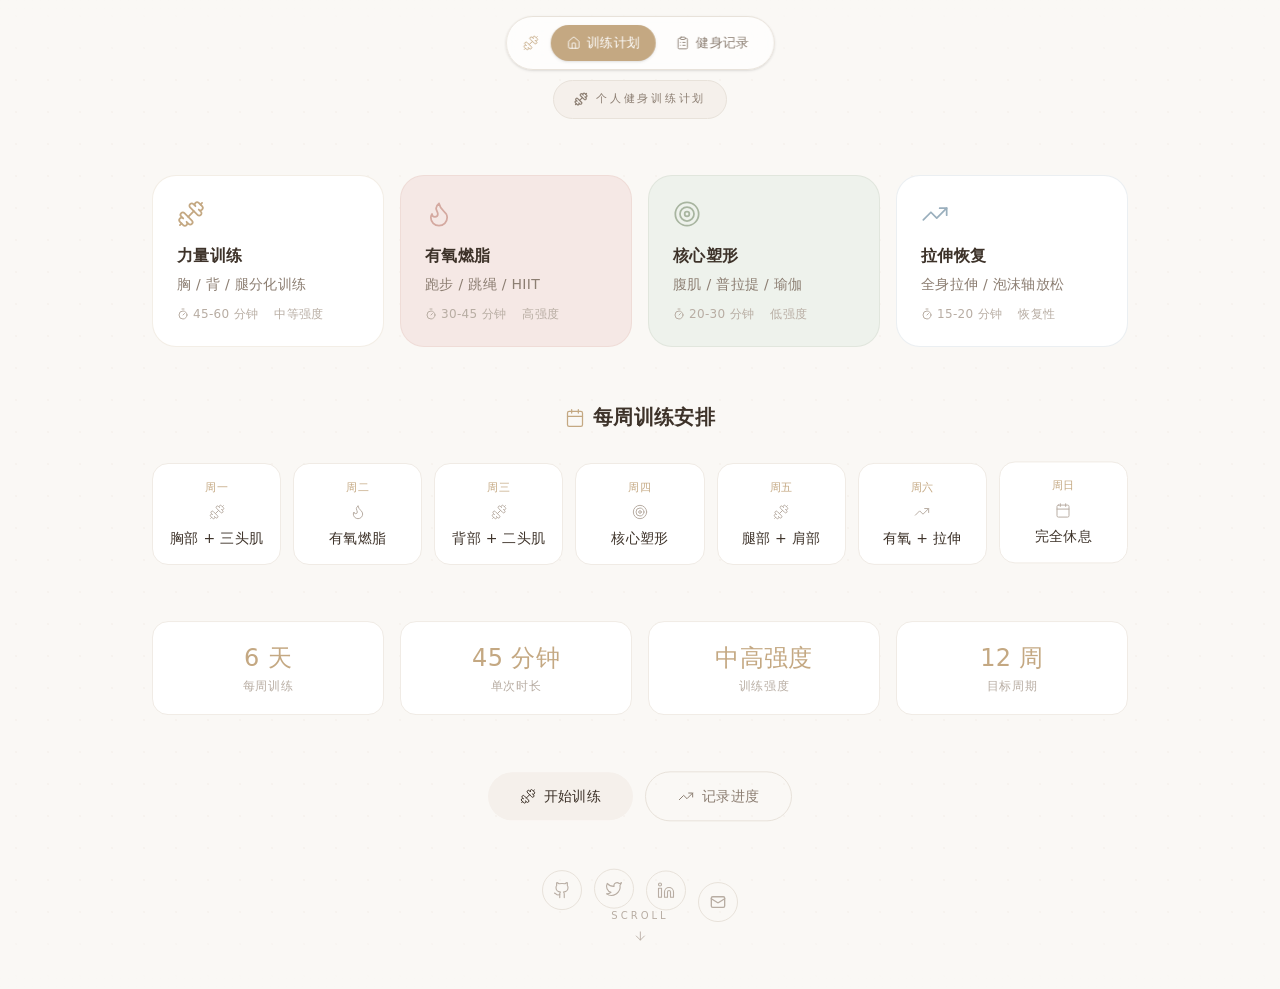
<file: index.html>
<!doctype html>
<html lang="en">
  <head>
    <meta charset="UTF-8" />
    <link rel="icon" type="image/svg+xml" href="./favicon.svg" />
    <meta name="viewport" content="width=device-width, initial-scale=1.0" />
    <title>my-app</title>
    <script type="module" crossorigin src="./assets/index-Z-WXdj9J.js"></script>
    <link rel="stylesheet" crossorigin href="./assets/index-BvlHBh50.css">
  </head>
  <body>
    <div id="root"></div>
  </body>
</html>
</file>
<file: assets/index-BvlHBh50.css>
/*! tailwindcss v4.3.0 | MIT License | https://tailwindcss.com */
@layer properties{@supports (((-webkit-hyphens:none)) and (not (margin-trim:inline))) or ((-moz-orient:inline) and (not (color:rgb(from red r g b)))){*,:before,:after,::backdrop{--tw-translate-x:0;--tw-translate-y:0;--tw-translate-z:0;--tw-rotate-x:initial;--tw-rotate-y:initial;--tw-rotate-z:initial;--tw-skew-x:initial;--tw-skew-y:initial;--tw-space-y-reverse:0;--tw-border-style:solid;--tw-gradient-position:initial;--tw-gradient-from:#0000;--tw-gradient-via:#0000;--tw-gradient-to:#0000;--tw-gradient-stops:initial;--tw-gradient-via-stops:initial;--tw-gradient-from-position:0%;--tw-gradient-via-position:50%;--tw-gradient-to-position:100%;--tw-font-weight:initial;--tw-tracking:initial;--tw-shadow:0 0 #0000;--tw-shadow-color:initial;--tw-shadow-alpha:100%;--tw-inset-shadow:0 0 #0000;--tw-inset-shadow-color:initial;--tw-inset-shadow-alpha:100%;--tw-ring-color:initial;--tw-ring-shadow:0 0 #0000;--tw-inset-ring-color:initial;--tw-inset-ring-shadow:0 0 #0000;--tw-ring-inset:initial;--tw-ring-offset-width:0px;--tw-ring-offset-color:#fff;--tw-ring-offset-shadow:0 0 #0000;--tw-blur:initial;--tw-brightness:initial;--tw-contrast:initial;--tw-grayscale:initial;--tw-hue-rotate:initial;--tw-invert:initial;--tw-opacity:initial;--tw-saturate:initial;--tw-sepia:initial;--tw-drop-shadow:initial;--tw-drop-shadow-color:initial;--tw-drop-shadow-alpha:100%;--tw-drop-shadow-size:initial;--tw-backdrop-blur:initial;--tw-backdrop-brightness:initial;--tw-backdrop-contrast:initial;--tw-backdrop-grayscale:initial;--tw-backdrop-hue-rotate:initial;--tw-backdrop-invert:initial;--tw-backdrop-opacity:initial;--tw-backdrop-saturate:initial;--tw-backdrop-sepia:initial;--tw-duration:initial}}}@layer theme{:root,:host{--font-sans:ui-sans-serif, system-ui, sans-serif, "Apple Color Emoji", "Segoe UI Emoji", "Segoe UI Symbol", "Noto Color Emoji";--font-mono:ui-monospace, SFMono-Regular, Menlo, Monaco, Consolas, "Liberation Mono", "Courier New", monospace;--color-white:#fff;--spacing:.25rem;--container-5xl:64rem;--text-xs:.75rem;--text-xs--line-height:calc(1 / .75);--text-sm:.875rem;--text-sm--line-height:calc(1.25 / .875);--text-base:1rem;--text-base--line-height:calc(1.5 / 1);--text-xl:1.25rem;--text-xl--line-height:calc(1.75 / 1.25);--text-2xl:1.5rem;--text-2xl--line-height:calc(2 / 1.5);--font-weight-light:300;--font-weight-medium:500;--font-weight-semibold:600;--tracking-wider:.05em;--radius-xl:.75rem;--radius-2xl:1rem;--radius-3xl:1.5rem;--blur-lg:16px;--default-transition-duration:.15s;--default-transition-timing-function:cubic-bezier(.4, 0, .2, 1);--default-font-family:var(--font-sans);--default-mono-font-family:var(--font-mono);--color-korean-bg:#faf8f5;--color-korean-card:#fff;--color-korean-warm:#f5f0eb;--color-korean-text:#3d3229;--color-korean-sub:#8c7e72;--color-korean-muted:#b8ada3;--color-korean-accent:#c4a882;--color-korean-accent-light:#f0e6d6;--color-korean-rose:#d4a9a0;--color-korean-rose-light:#f5e8e5;--color-korean-sage:#a8b5a0;--color-korean-sage-light:#eef2ec;--color-korean-blue:#9aafbd;--color-korean-blue-light:#e8eff4;--color-korean-border:#e8e2da;--color-korean-border-light:#f0ebe5}}@layer base{*,:after,:before,::backdrop{box-sizing:border-box;border:0 solid;margin:0;padding:0}::file-selector-button{box-sizing:border-box;border:0 solid;margin:0;padding:0}html,:host{-webkit-text-size-adjust:100%;tab-size:4;line-height:1.5;font-family:var(--default-font-family,ui-sans-serif, system-ui, sans-serif, "Apple Color Emoji", "Segoe UI Emoji", "Segoe UI Symbol", "Noto Color Emoji");font-feature-settings:var(--default-font-feature-settings,normal);font-variation-settings:var(--default-font-variation-settings,normal);-webkit-tap-highlight-color:transparent}hr{height:0;color:inherit;border-top-width:1px}abbr:where([title]){-webkit-text-decoration:underline dotted;text-decoration:underline dotted}h1,h2,h3,h4,h5,h6{font-size:inherit;font-weight:inherit}a{color:inherit;-webkit-text-decoration:inherit;-webkit-text-decoration:inherit;-webkit-text-decoration:inherit;-webkit-text-decoration:inherit;text-decoration:inherit}b,strong{font-weight:bolder}code,kbd,samp,pre{font-family:var(--default-mono-font-family,ui-monospace, SFMono-Regular, Menlo, Monaco, Consolas, "Liberation Mono", "Courier New", monospace);font-feature-settings:var(--default-mono-font-feature-settings,normal);font-variation-settings:var(--default-mono-font-variation-settings,normal);font-size:1em}small{font-size:80%}sub,sup{vertical-align:baseline;font-size:75%;line-height:0;position:relative}sub{bottom:-.25em}sup{top:-.5em}table{text-indent:0;border-color:inherit;border-collapse:collapse}:-moz-focusring{outline:auto}progress{vertical-align:baseline}summary{display:list-item}ol,ul,menu{list-style:none}img,svg,video,canvas,audio,iframe,embed,object{vertical-align:middle;display:block}img,video{max-width:100%;height:auto}button,input,select,optgroup,textarea{font:inherit;font-feature-settings:inherit;font-variation-settings:inherit;letter-spacing:inherit;color:inherit;opacity:1;background-color:#0000;border-radius:0}::file-selector-button{font:inherit;font-feature-settings:inherit;font-variation-settings:inherit;letter-spacing:inherit;color:inherit;opacity:1;background-color:#0000;border-radius:0}:where(select:is([multiple],[size])) optgroup{font-weight:bolder}:where(select:is([multiple],[size])) optgroup option{padding-inline-start:20px}::file-selector-button{margin-inline-end:4px}::placeholder{opacity:1}@supports (not ((-webkit-appearance:-apple-pay-button))) or (contain-intrinsic-size:1px){::placeholder{color:currentColor}@supports (color:color-mix(in lab, red, red)){::placeholder{color:color-mix(in oklab, currentcolor 50%, transparent)}}}textarea{resize:vertical}::-webkit-search-decoration{-webkit-appearance:none}::-webkit-date-and-time-value{min-height:1lh;text-align:inherit}::-webkit-datetime-edit{display:inline-flex}::-webkit-datetime-edit-fields-wrapper{padding:0}::-webkit-datetime-edit{padding-block:0}::-webkit-datetime-edit-year-field{padding-block:0}::-webkit-datetime-edit-month-field{padding-block:0}::-webkit-datetime-edit-day-field{padding-block:0}::-webkit-datetime-edit-hour-field{padding-block:0}::-webkit-datetime-edit-minute-field{padding-block:0}::-webkit-datetime-edit-second-field{padding-block:0}::-webkit-datetime-edit-millisecond-field{padding-block:0}::-webkit-datetime-edit-meridiem-field{padding-block:0}::-webkit-calendar-picker-indicator{line-height:1}:-moz-ui-invalid{box-shadow:none}button,input:where([type=button],[type=reset],[type=submit]){appearance:button}::file-selector-button{appearance:button}::-webkit-inner-spin-button{height:auto}::-webkit-outer-spin-button{height:auto}[hidden]:where(:not([hidden=until-found])){display:none!important}}@layer components;@layer utilities{.pointer-events-none{pointer-events:none}.visible{visibility:visible}.absolute{position:absolute}.fixed{position:fixed}.relative{position:relative}.inset-0{inset:calc(var(--spacing) * 0)}.-top-16{top:calc(var(--spacing) * -16)}.-top-20{top:calc(var(--spacing) * -20)}.top-0{top:calc(var(--spacing) * 0)}.top-1\/2{top:50%}.top-1\/3{top:33.3333%}.top-1\/4{top:25%}.top-4{top:calc(var(--spacing) * 4)}.top-20{top:calc(var(--spacing) * 20)}.-right-16{right:calc(var(--spacing) * -16)}.-right-20{right:calc(var(--spacing) * -20)}.right-1\/4{right:25%}.right-16{right:calc(var(--spacing) * 16)}.right-20{right:calc(var(--spacing) * 20)}.bottom-0{bottom:calc(var(--spacing) * 0)}.bottom-1\/4{bottom:25%}.bottom-8{bottom:calc(var(--spacing) * 8)}.bottom-20{bottom:calc(var(--spacing) * 20)}.bottom-32{bottom:calc(var(--spacing) * 32)}.bottom-36{bottom:calc(var(--spacing) * 36)}.-left-12{left:calc(var(--spacing) * -12)}.-left-16{left:calc(var(--spacing) * -16)}.left-0{left:calc(var(--spacing) * 0)}.left-1\/2{left:50%}.left-1\/4{left:25%}.left-10{left:calc(var(--spacing) * 10)}.left-20{left:calc(var(--spacing) * 20)}.z-10{z-index:10}.z-50{z-index:50}.z-\[5\]{z-index:5}.mx-2{margin-inline:calc(var(--spacing) * 2)}.mx-auto{margin-inline:auto}.mt-1{margin-top:calc(var(--spacing) * 1)}.mt-1\.5{margin-top:calc(var(--spacing) * 1.5)}.mt-2{margin-top:calc(var(--spacing) * 2)}.mt-5{margin-top:calc(var(--spacing) * 5)}.mr-2{margin-right:calc(var(--spacing) * 2)}.mb-1{margin-bottom:calc(var(--spacing) * 1)}.mb-1\.5{margin-bottom:calc(var(--spacing) * 1.5)}.mb-2{margin-bottom:calc(var(--spacing) * 2)}.mb-3{margin-bottom:calc(var(--spacing) * 3)}.mb-4{margin-bottom:calc(var(--spacing) * 4)}.mb-6{margin-bottom:calc(var(--spacing) * 6)}.mb-8{margin-bottom:calc(var(--spacing) * 8)}.mb-10{margin-bottom:calc(var(--spacing) * 10)}.mb-12{margin-bottom:calc(var(--spacing) * 12)}.mb-14{margin-bottom:calc(var(--spacing) * 14)}.block{display:block}.flex{display:flex}.grid{display:grid}.hidden{display:none}.inline-block{display:inline-block}.inline-flex{display:inline-flex}.h-0{height:calc(var(--spacing) * 0)}.h-3{height:calc(var(--spacing) * 3)}.h-3\.5{height:calc(var(--spacing) * 3.5)}.h-4{height:calc(var(--spacing) * 4)}.h-5{height:calc(var(--spacing) * 5)}.h-7{height:calc(var(--spacing) * 7)}.h-10{height:calc(var(--spacing) * 10)}.h-20{height:calc(var(--spacing) * 20)}.h-24{height:calc(var(--spacing) * 24)}.h-32{height:calc(var(--spacing) * 32)}.h-40{height:calc(var(--spacing) * 40)}.h-48{height:calc(var(--spacing) * 48)}.h-64{height:calc(var(--spacing) * 64)}.h-80{height:calc(var(--spacing) * 80)}.h-px{height:1px}.min-h-screen{min-height:100vh}.w-0{width:calc(var(--spacing) * 0)}.w-3{width:calc(var(--spacing) * 3)}.w-3\.5{width:calc(var(--spacing) * 3.5)}.w-4{width:calc(var(--spacing) * 4)}.w-5{width:calc(var(--spacing) * 5)}.w-7{width:calc(var(--spacing) * 7)}.w-10{width:calc(var(--spacing) * 10)}.w-24{width:calc(var(--spacing) * 24)}.w-40{width:calc(var(--spacing) * 40)}.w-48{width:calc(var(--spacing) * 48)}.w-64{width:calc(var(--spacing) * 64)}.w-80{width:calc(var(--spacing) * 80)}.w-full{width:100%}.w-px{width:1px}.max-w-5xl{max-width:var(--container-5xl)}.-translate-x-1\/2{--tw-translate-x:calc(calc(1 / 2 * 100%) * -1);translate:var(--tw-translate-x) var(--tw-translate-y)}.rotate-12{rotate:12deg}.rotate-45{rotate:45deg}.transform{transform:var(--tw-rotate-x,) var(--tw-rotate-y,) var(--tw-rotate-z,) var(--tw-skew-x,) var(--tw-skew-y,)}.grid-cols-1{grid-template-columns:repeat(1,minmax(0,1fr))}.grid-cols-2{grid-template-columns:repeat(2,minmax(0,1fr))}.flex-col{flex-direction:column}.flex-wrap{flex-wrap:wrap}.items-center{align-items:center}.items-start{align-items:flex-start}.justify-between{justify-content:space-between}.justify-center{justify-content:center}.justify-end{justify-content:flex-end}.gap-1{gap:calc(var(--spacing) * 1)}.gap-1\.5{gap:calc(var(--spacing) * 1.5)}.gap-2{gap:calc(var(--spacing) * 2)}.gap-3{gap:calc(var(--spacing) * 3)}.gap-4{gap:calc(var(--spacing) * 4)}:where(.space-y-3>:not(:last-child)){--tw-space-y-reverse:0;margin-block-start:calc(calc(var(--spacing) * 3) * var(--tw-space-y-reverse));margin-block-end:calc(calc(var(--spacing) * 3) * calc(1 - var(--tw-space-y-reverse)))}.overflow-hidden{overflow:hidden}.rounded-2xl{border-radius:var(--radius-2xl)}.rounded-3xl{border-radius:var(--radius-3xl)}.rounded-full{border-radius:3.40282e38px}.rounded-xl{border-radius:var(--radius-xl)}.border{border-style:var(--tw-border-style);border-width:1px}.border-2{border-style:var(--tw-border-style);border-width:2px}.border-korean-accent\/20{border-color:#c4a88233}@supports (color:color-mix(in lab, red, red)){.border-korean-accent\/20{border-color:color-mix(in oklab, var(--color-korean-accent) 20%, transparent)}}.border-korean-blue\/20{border-color:#9aafbd33}@supports (color:color-mix(in lab, red, red)){.border-korean-blue\/20{border-color:color-mix(in oklab, var(--color-korean-blue) 20%, transparent)}}.border-korean-border{border-color:var(--color-korean-border)}.border-korean-border-light{border-color:var(--color-korean-border-light)}.border-korean-rose\/20{border-color:#d4a9a033}@supports (color:color-mix(in lab, red, red)){.border-korean-rose\/20{border-color:color-mix(in oklab, var(--color-korean-rose) 20%, transparent)}}.border-korean-sage\/20{border-color:#a8b5a033}@supports (color:color-mix(in lab, red, red)){.border-korean-sage\/20{border-color:color-mix(in oklab, var(--color-korean-sage) 20%, transparent)}}.border-korean-text{border-color:var(--color-korean-text)}.bg-korean-accent{background-color:var(--color-korean-accent)}.bg-korean-accent-light{background-color:var(--color-korean-accent-light)}.bg-korean-bg{background-color:var(--color-korean-bg)}.bg-korean-blue-light{background-color:var(--color-korean-blue-light)}.bg-korean-card{background-color:var(--color-korean-card)}.bg-korean-rose-light{background-color:var(--color-korean-rose-light)}.bg-korean-sage-light{background-color:var(--color-korean-sage-light)}.bg-korean-text{background-color:var(--color-korean-text)}.bg-korean-warm{background-color:var(--color-korean-warm)}.bg-white\/70{background-color:#ffffffb3}@supports (color:color-mix(in lab, red, red)){.bg-white\/70{background-color:color-mix(in oklab, var(--color-white) 70%, transparent)}}.bg-gradient-to-b{--tw-gradient-position:to bottom in oklab;background-image:linear-gradient(var(--tw-gradient-stops))}.bg-gradient-to-r{--tw-gradient-position:to right in oklab;background-image:linear-gradient(var(--tw-gradient-stops))}.bg-gradient-to-t{--tw-gradient-position:to top in oklab;background-image:linear-gradient(var(--tw-gradient-stops))}.from-korean-bg{--tw-gradient-from:var(--color-korean-bg);--tw-gradient-stops:var(--tw-gradient-via-stops,var(--tw-gradient-position), var(--tw-gradient-from) var(--tw-gradient-from-position), var(--tw-gradient-to) var(--tw-gradient-to-position))}.from-transparent{--tw-gradient-from:transparent;--tw-gradient-stops:var(--tw-gradient-via-stops,var(--tw-gradient-position), var(--tw-gradient-from) var(--tw-gradient-from-position), var(--tw-gradient-to) var(--tw-gradient-to-position))}.to-transparent{--tw-gradient-to:transparent;--tw-gradient-stops:var(--tw-gradient-via-stops,var(--tw-gradient-position), var(--tw-gradient-from) var(--tw-gradient-from-position), var(--tw-gradient-to) var(--tw-gradient-to-position))}.p-2{padding:calc(var(--spacing) * 2)}.p-4{padding:calc(var(--spacing) * 4)}.p-5{padding:calc(var(--spacing) * 5)}.p-6{padding:calc(var(--spacing) * 6)}.px-2{padding-inline:calc(var(--spacing) * 2)}.px-3{padding-inline:calc(var(--spacing) * 3)}.px-4{padding-inline:calc(var(--spacing) * 4)}.px-5{padding-inline:calc(var(--spacing) * 5)}.px-6{padding-inline:calc(var(--spacing) * 6)}.px-8{padding-inline:calc(var(--spacing) * 8)}.py-0\.5{padding-block:calc(var(--spacing) * .5)}.py-2{padding-block:calc(var(--spacing) * 2)}.py-2\.5{padding-block:calc(var(--spacing) * 2.5)}.py-3\.5{padding-block:calc(var(--spacing) * 3.5)}.py-14{padding-block:calc(var(--spacing) * 14)}.py-16{padding-block:calc(var(--spacing) * 16)}.py-20{padding-block:calc(var(--spacing) * 20)}.pb-20{padding-bottom:calc(var(--spacing) * 20)}.text-center{text-align:center}.text-2xl{font-size:var(--text-2xl);line-height:var(--tw-leading,var(--text-2xl--line-height))}.text-base{font-size:var(--text-base);line-height:var(--tw-leading,var(--text-base--line-height))}.text-sm{font-size:var(--text-sm);line-height:var(--tw-leading,var(--text-sm--line-height))}.text-xl{font-size:var(--text-xl);line-height:var(--tw-leading,var(--text-xl--line-height))}.text-xs{font-size:var(--text-xs);line-height:var(--tw-leading,var(--text-xs--line-height))}.text-\[10px\]{font-size:10px}.text-\[11px\]{font-size:11px}.text-\[13px\]{font-size:13px}.font-light{--tw-font-weight:var(--font-weight-light);font-weight:var(--font-weight-light)}.font-medium{--tw-font-weight:var(--font-weight-medium);font-weight:var(--font-weight-medium)}.font-semibold{--tw-font-weight:var(--font-weight-semibold);font-weight:var(--font-weight-semibold)}.tracking-\[0\.3em\]{--tw-tracking:.3em;letter-spacing:.3em}.tracking-\[0\.25em\]{--tw-tracking:.25em;letter-spacing:.25em}.tracking-wider{--tw-tracking:var(--tracking-wider);letter-spacing:var(--tracking-wider)}.text-korean-accent{color:var(--color-korean-accent)}.text-korean-blue{color:var(--color-korean-blue)}.text-korean-border{color:var(--color-korean-border)}.text-korean-muted{color:var(--color-korean-muted)}.text-korean-rose{color:var(--color-korean-rose)}.text-korean-sage{color:var(--color-korean-sage)}.text-korean-sub{color:var(--color-korean-sub)}.text-korean-text{color:var(--color-korean-text)}.text-white{color:var(--color-white)}.uppercase{text-transform:uppercase}.shadow-sm{--tw-shadow:0 1px 3px 0 var(--tw-shadow-color,#0000001a), 0 1px 2px -1px var(--tw-shadow-color,#0000001a);box-shadow:var(--tw-inset-shadow), var(--tw-inset-ring-shadow), var(--tw-ring-offset-shadow), var(--tw-ring-shadow), var(--tw-shadow)}.filter{filter:var(--tw-blur,) var(--tw-brightness,) var(--tw-contrast,) var(--tw-grayscale,) var(--tw-hue-rotate,) var(--tw-invert,) var(--tw-saturate,) var(--tw-sepia,) var(--tw-drop-shadow,)}.backdrop-blur-lg{--tw-backdrop-blur:blur(var(--blur-lg));-webkit-backdrop-filter:var(--tw-backdrop-blur,) var(--tw-backdrop-brightness,) var(--tw-backdrop-contrast,) var(--tw-backdrop-grayscale,) var(--tw-backdrop-hue-rotate,) var(--tw-backdrop-invert,) var(--tw-backdrop-opacity,) var(--tw-backdrop-saturate,) var(--tw-backdrop-sepia,);backdrop-filter:var(--tw-backdrop-blur,) var(--tw-backdrop-brightness,) var(--tw-backdrop-contrast,) var(--tw-backdrop-grayscale,) var(--tw-backdrop-hue-rotate,) var(--tw-backdrop-invert,) var(--tw-backdrop-opacity,) var(--tw-backdrop-saturate,) var(--tw-backdrop-sepia,)}.transition{transition-property:color,background-color,border-color,outline-color,text-decoration-color,fill,stroke,--tw-gradient-from,--tw-gradient-via,--tw-gradient-to,opacity,box-shadow,transform,translate,scale,rotate,filter,-webkit-backdrop-filter,backdrop-filter,display,content-visibility,overlay,pointer-events;transition-timing-function:var(--tw-ease,var(--default-transition-timing-function));transition-duration:var(--tw-duration,var(--default-transition-duration))}.transition-all{transition-property:all;transition-timing-function:var(--tw-ease,var(--default-transition-timing-function));transition-duration:var(--tw-duration,var(--default-transition-duration))}.transition-colors{transition-property:color,background-color,border-color,outline-color,text-decoration-color,fill,stroke,--tw-gradient-from,--tw-gradient-via,--tw-gradient-to;transition-timing-function:var(--tw-ease,var(--default-transition-timing-function));transition-duration:var(--tw-duration,var(--default-transition-duration))}.duration-300{--tw-duration:.3s;transition-duration:.3s}.duration-500{--tw-duration:.5s;transition-duration:.5s}.placeholder\:text-korean-muted::placeholder{color:var(--color-korean-muted)}@media (hover:hover){.hover\:-translate-y-1:hover{--tw-translate-y:calc(var(--spacing) * -1);translate:var(--tw-translate-x) var(--tw-translate-y)}.hover\:border-korean-accent:hover{border-color:var(--color-korean-accent)}.hover\:border-korean-accent\/30:hover{border-color:#c4a8824d}@supports (color:color-mix(in lab, red, red)){.hover\:border-korean-accent\/30:hover{border-color:color-mix(in oklab, var(--color-korean-accent) 30%, transparent)}}.hover\:bg-korean-accent:hover{background-color:var(--color-korean-accent)}.hover\:bg-korean-accent-light:hover{background-color:var(--color-korean-accent-light)}.hover\:bg-korean-accent\/80:hover{background-color:#c4a882cc}@supports (color:color-mix(in lab, red, red)){.hover\:bg-korean-accent\/80:hover{background-color:color-mix(in oklab, var(--color-korean-accent) 80%, transparent)}}.hover\:bg-korean-rose-light:hover{background-color:var(--color-korean-rose-light)}.hover\:bg-korean-warm:hover{background-color:var(--color-korean-warm)}.hover\:text-korean-accent:hover{color:var(--color-korean-accent)}.hover\:text-korean-rose:hover{color:var(--color-korean-rose)}.hover\:text-korean-text:hover{color:var(--color-korean-text)}.hover\:text-white:hover{color:var(--color-white)}.hover\:shadow-lg:hover{--tw-shadow:0 10px 15px -3px var(--tw-shadow-color,#0000001a), 0 4px 6px -4px var(--tw-shadow-color,#0000001a);box-shadow:var(--tw-inset-shadow), var(--tw-inset-ring-shadow), var(--tw-ring-offset-shadow), var(--tw-ring-shadow), var(--tw-shadow)}.hover\:shadow-md:hover{--tw-shadow:0 4px 6px -1px var(--tw-shadow-color,#0000001a), 0 2px 4px -2px var(--tw-shadow-color,#0000001a);box-shadow:var(--tw-inset-shadow), var(--tw-inset-ring-shadow), var(--tw-ring-offset-shadow), var(--tw-ring-shadow), var(--tw-shadow)}}.focus\:border-korean-accent:focus{border-color:var(--color-korean-accent)}.focus\:outline-none:focus{--tw-outline-style:none;outline-style:none}@media (width>=40rem){.sm\:col-span-2{grid-column:span 2/span 2}.sm\:grid-cols-2{grid-template-columns:repeat(2,minmax(0,1fr))}.sm\:grid-cols-3{grid-template-columns:repeat(3,minmax(0,1fr))}.sm\:flex-row{flex-direction:row}.sm\:items-center{align-items:center}.sm\:items-start{align-items:flex-start}}@media (width>=48rem){.md\:col-span-3{grid-column:span 3/span 3}.md\:h-32{height:calc(var(--spacing) * 32)}.md\:h-56{height:calc(var(--spacing) * 56)}.md\:h-64{height:calc(var(--spacing) * 64)}.md\:h-80{height:calc(var(--spacing) * 80)}.md\:h-96{height:calc(var(--spacing) * 96)}.md\:w-32{width:calc(var(--spacing) * 32)}.md\:w-56{width:calc(var(--spacing) * 56)}.md\:w-64{width:calc(var(--spacing) * 64)}.md\:w-80{width:calc(var(--spacing) * 80)}.md\:w-96{width:calc(var(--spacing) * 96)}.md\:grid-cols-2{grid-template-columns:repeat(2,minmax(0,1fr))}.md\:grid-cols-3{grid-template-columns:repeat(3,minmax(0,1fr))}.md\:grid-cols-4{grid-template-columns:repeat(4,minmax(0,1fr))}}@media (width>=64rem){.lg\:grid-cols-4{grid-template-columns:repeat(4,minmax(0,1fr))}.lg\:grid-cols-7{grid-template-columns:repeat(7,minmax(0,1fr))}}}html{scroll-behavior:smooth}body{background-color:var(--color-korean-bg);color:var(--color-korean-text);-webkit-font-smoothing:antialiased;-moz-osx-font-smoothing:grayscale;letter-spacing:.02em;font-family:Inter,Apple SD Gothic Neo,Noto Sans KR,system-ui,sans-serif}::-webkit-scrollbar{width:5px}::-webkit-scrollbar-track{background:var(--color-korean-bg)}::-webkit-scrollbar-thumb{background:var(--color-korean-muted);border-radius:10px}::-webkit-scrollbar-thumb:hover{background:var(--color-korean-sub)}.korean-pattern{background-image:radial-gradient(circle,#c4a8820f 1px,#0000 1px);background-size:32px 32px}@property --tw-translate-x{syntax:"*";inherits:false;initial-value:0}@property --tw-translate-y{syntax:"*";inherits:false;initial-value:0}@property --tw-translate-z{syntax:"*";inherits:false;initial-value:0}@property --tw-rotate-x{syntax:"*";inherits:false}@property --tw-rotate-y{syntax:"*";inherits:false}@property --tw-rotate-z{syntax:"*";inherits:false}@property --tw-skew-x{syntax:"*";inherits:false}@property --tw-skew-y{syntax:"*";inherits:false}@property --tw-space-y-reverse{syntax:"*";inherits:false;initial-value:0}@property --tw-border-style{syntax:"*";inherits:false;initial-value:solid}@property --tw-gradient-position{syntax:"*";inherits:false}@property --tw-gradient-from{syntax:"<color>";inherits:false;initial-value:#0000}@property --tw-gradient-via{syntax:"<color>";inherits:false;initial-value:#0000}@property --tw-gradient-to{syntax:"<color>";inherits:false;initial-value:#0000}@property --tw-gradient-stops{syntax:"*";inherits:false}@property --tw-gradient-via-stops{syntax:"*";inherits:false}@property --tw-gradient-from-position{syntax:"<length-percentage>";inherits:false;initial-value:0%}@property --tw-gradient-via-position{syntax:"<length-percentage>";inherits:false;initial-value:50%}@property --tw-gradient-to-position{syntax:"<length-percentage>";inherits:false;initial-value:100%}@property --tw-font-weight{syntax:"*";inherits:false}@property --tw-tracking{syntax:"*";inherits:false}@property --tw-shadow{syntax:"*";inherits:false;initial-value:0 0 #0000}@property --tw-shadow-color{syntax:"*";inherits:false}@property --tw-shadow-alpha{syntax:"<percentage>";inherits:false;initial-value:100%}@property --tw-inset-shadow{syntax:"*";inherits:false;initial-value:0 0 #0000}@property --tw-inset-shadow-color{syntax:"*";inherits:false}@property --tw-inset-shadow-alpha{syntax:"<percentage>";inherits:false;initial-value:100%}@property --tw-ring-color{syntax:"*";inherits:false}@property --tw-ring-shadow{syntax:"*";inherits:false;initial-value:0 0 #0000}@property --tw-inset-ring-color{syntax:"*";inherits:false}@property --tw-inset-ring-shadow{syntax:"*";inherits:false;initial-value:0 0 #0000}@property --tw-ring-inset{syntax:"*";inherits:false}@property --tw-ring-offset-width{syntax:"<length>";inherits:false;initial-value:0}@property --tw-ring-offset-color{syntax:"*";inherits:false;initial-value:#fff}@property --tw-ring-offset-shadow{syntax:"*";inherits:false;initial-value:0 0 #0000}@property --tw-blur{syntax:"*";inherits:false}@property --tw-brightness{syntax:"*";inherits:false}@property --tw-contrast{syntax:"*";inherits:false}@property --tw-grayscale{syntax:"*";inherits:false}@property --tw-hue-rotate{syntax:"*";inherits:false}@property --tw-invert{syntax:"*";inherits:false}@property --tw-opacity{syntax:"*";inherits:false}@property --tw-saturate{syntax:"*";inherits:false}@property --tw-sepia{syntax:"*";inherits:false}@property --tw-drop-shadow{syntax:"*";inherits:false}@property --tw-drop-shadow-color{syntax:"*";inherits:false}@property --tw-drop-shadow-alpha{syntax:"<percentage>";inherits:false;initial-value:100%}@property --tw-drop-shadow-size{syntax:"*";inherits:false}@property --tw-backdrop-blur{syntax:"*";inherits:false}@property --tw-backdrop-brightness{syntax:"*";inherits:false}@property --tw-backdrop-contrast{syntax:"*";inherits:false}@property --tw-backdrop-grayscale{syntax:"*";inherits:false}@property --tw-backdrop-hue-rotate{syntax:"*";inherits:false}@property --tw-backdrop-invert{syntax:"*";inherits:false}@property --tw-backdrop-opacity{syntax:"*";inherits:false}@property --tw-backdrop-saturate{syntax:"*";inherits:false}@property --tw-backdrop-sepia{syntax:"*";inherits:false}@property --tw-duration{syntax:"*";inherits:false}
</file>
